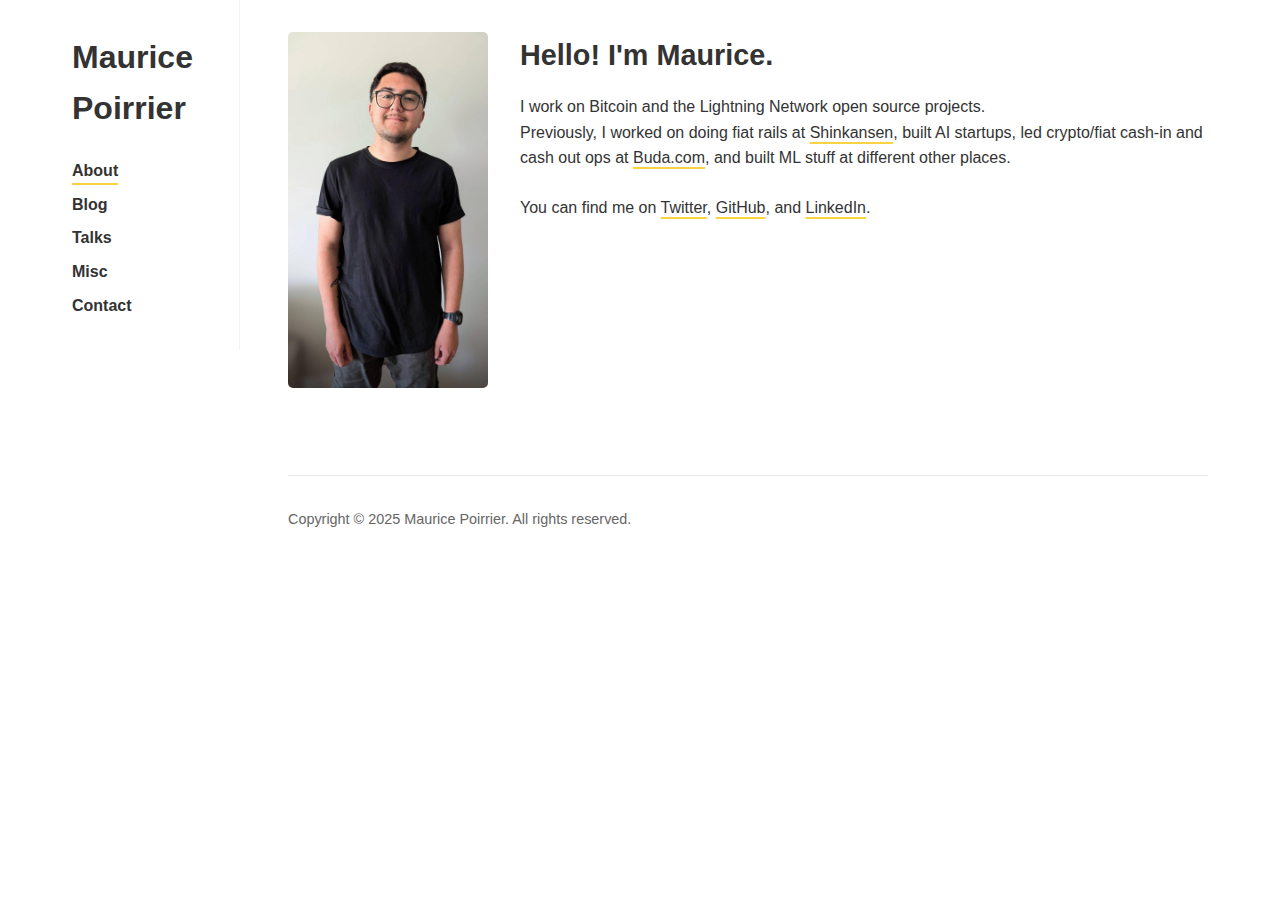
<file: index.html>
<!DOCTYPE html>
<html lang="en">

<head>
    <meta charset="UTF-8">
    <meta name="viewport" content="width=device-width, initial-scale=1.0">
    <title>Maurice Poirrier</title>
    <link rel="stylesheet" href="style.css">
    <meta http-equiv="refresh" content="0;url=about.html">
</head>

<body>
    <div class="container">
        <p>Redirecting to <a href="about.html">About page</a>...</p>
    </div>

    <script src="script.js"></script>
</body>

</html>
</file>
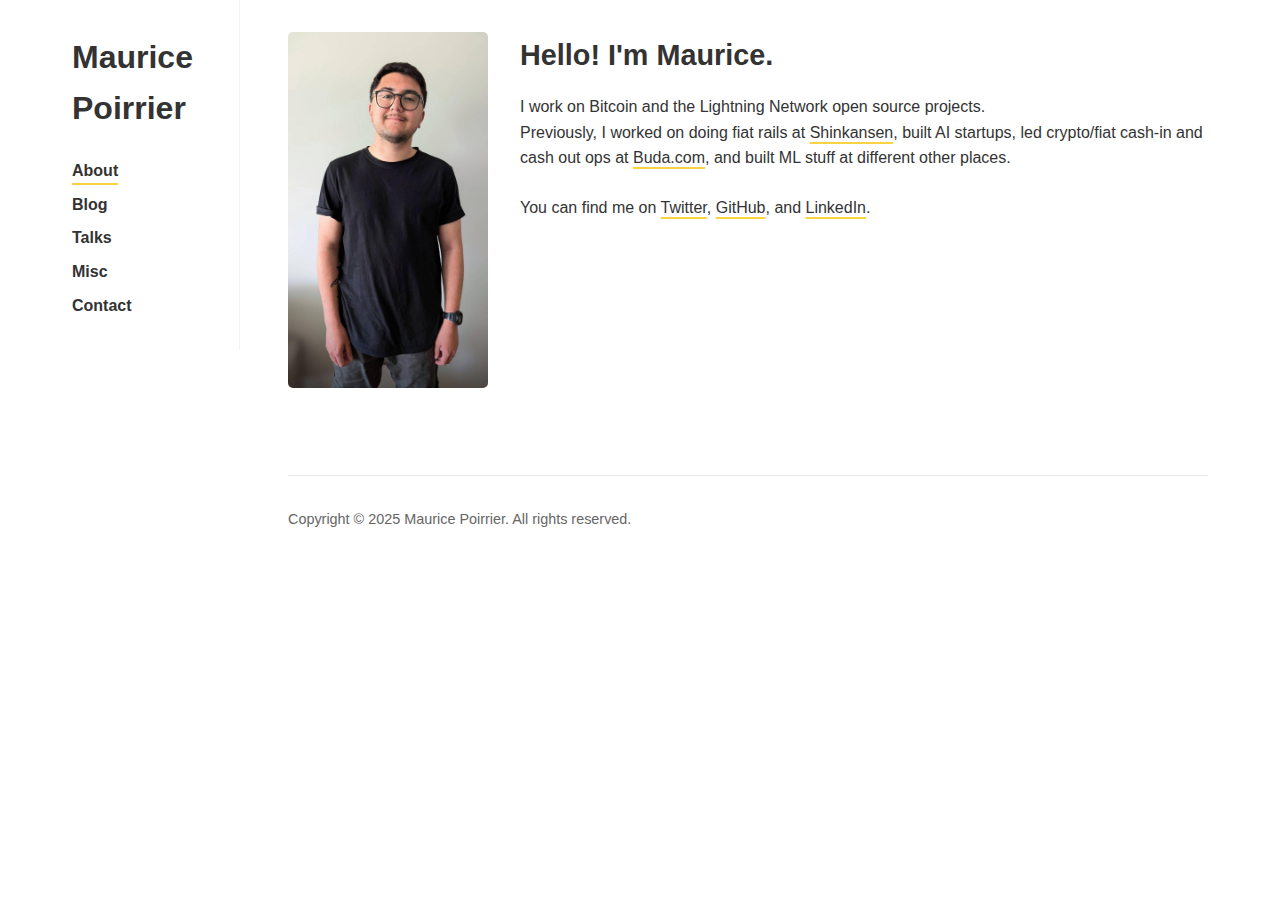
<file: about.html>
<!DOCTYPE html>
<html lang="en">

<head>
    <meta charset="UTF-8">
    <meta name="viewport" content="width=device-width, initial-scale=1.0">
    <title>About - Maurice Poirrier</title>
    <link rel="stylesheet" href="style.css">
</head>

<body>
    <div class="container">
        <div id="sidebar-container"></div>

        <main class="content">
            <section id="about" class="section">
                <div class="profile-image">
                    <img src="imgs/PXL_20241018_184946899.RAW-01.COVER~2.jpg" alt="Maurice Poirrier">
                </div>
                <div class="about-content">
                    <h2>Hello! I'm Maurice.</h2>
                    <p>I work on Bitcoin and the Lightning Network open source projects.</p>
                    <p>Previously, I worked on doing fiat rails at <a
                            href="https://www.shinkansen.finance">Shinkansen</a>, built AI startups,
                        led crypto/fiat cash-in and cash out ops at <a href="https://www.buda.com">Buda.com</a>, and
                        built ML stuff at different other places.</p>
                </div>

                <p>You can find me on <a href="https://x.com/mauricepoirrier">Twitter</a>, <a
                        href="https://github.com/a-mpch">GitHub</a>, and <a
                        href="http://linkedin.com/in/maurice-poirrier">LinkedIn</a>.
                </p>
            </section>

            <div id="footer-container"></div>
        </main>
    </div>

    <script src="components/sidebar.js"></script>
    <script src="components/footer.js"></script>
    <script src="script.js"></script>
</body>

</html>
</file>
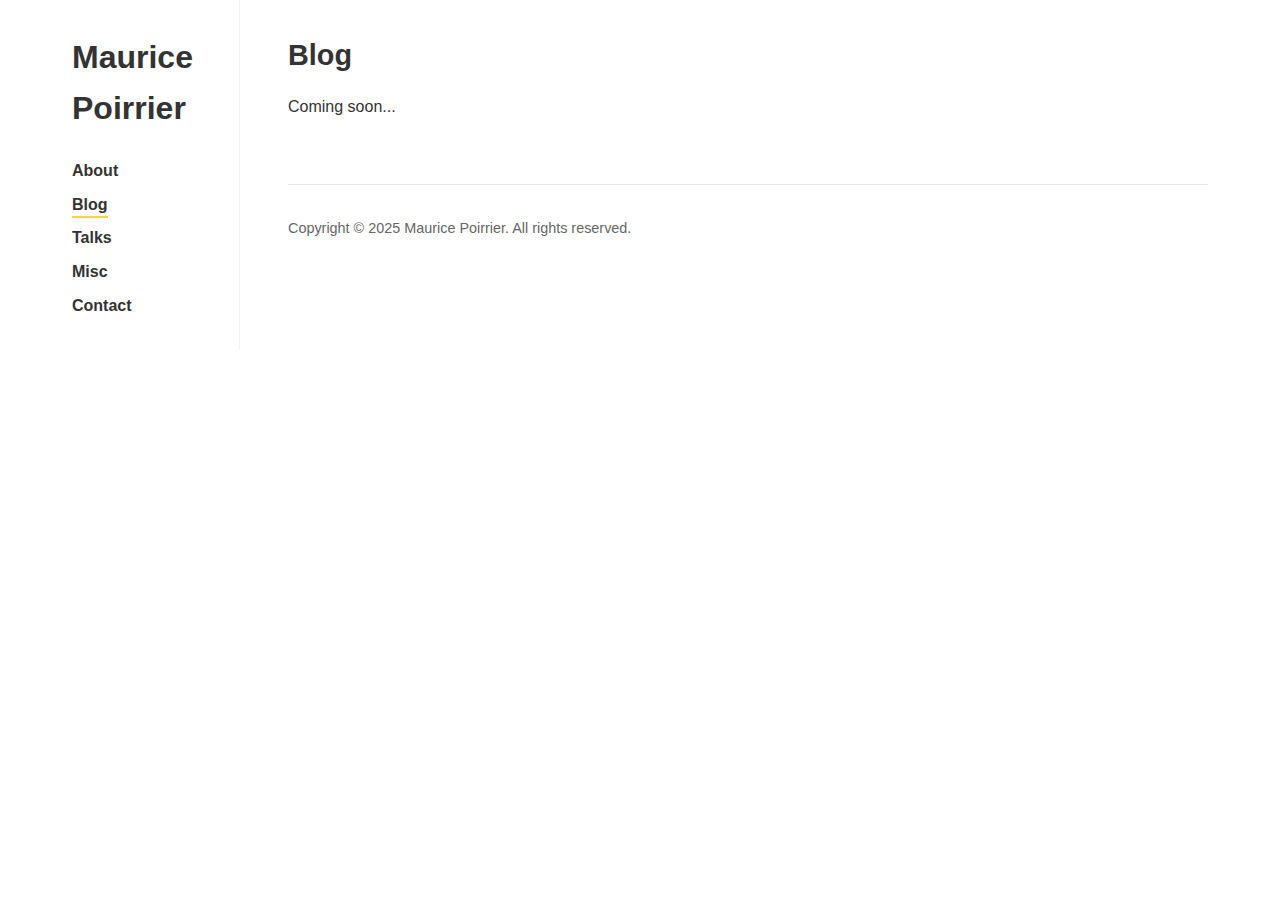
<file: blog.html>
<!DOCTYPE html>
<html lang="en">

<head>
    <meta charset="UTF-8">
    <meta name="viewport" content="width=device-width, initial-scale=1.0">
    <title>Blog - Maurice Poirrier</title>
    <link rel="stylesheet" href="style.css">
</head>

<body>
    <div class="container">
        <div id="sidebar-container"></div>

        <main class="content">
            <section id="blog" class="section">
                <h2>Blog</h2>
                <p>Coming soon...</p>
            </section>

            <div id="footer-container"></div>
        </main>
    </div>

    <script src="components/sidebar.js"></script>
    <script src="components/footer.js"></script>
    <script src="script.js"></script>
</body>

</html>
</file>
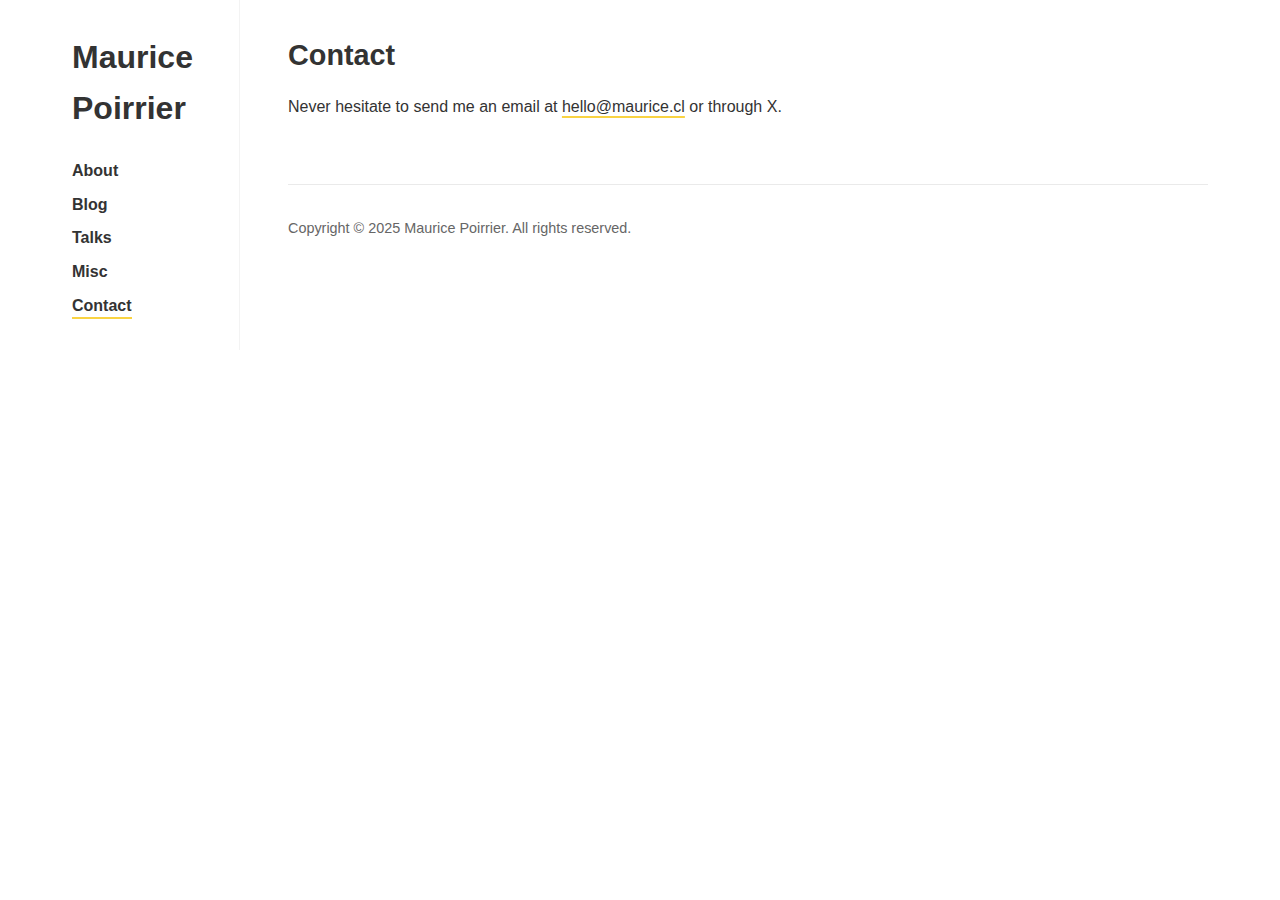
<file: contact.html>
<!DOCTYPE html>
<html lang="en">

<head>
    <meta charset="UTF-8">
    <meta name="viewport" content="width=device-width, initial-scale=1.0">
    <title>Contact - Maurice Poirrier</title>
    <link rel="stylesheet" href="style.css">
</head>

<body>
    <div class="container">
        <div id="sidebar-container"></div>

        <main class="content">
            <section id="contact" class="section">
                <h2>Contact</h2>
                <p>Never hesitate to send me an email at <a href="mailto:hello@maurice.cl">hello@maurice.cl</a> or
                    through X.
                </p>

            </section>

            <div id="footer-container"></div>
        </main>
    </div>

    <script src="components/sidebar.js"></script>
    <script src="components/footer.js"></script>
    <script src="script.js"></script>
</body>

</html>
</file>
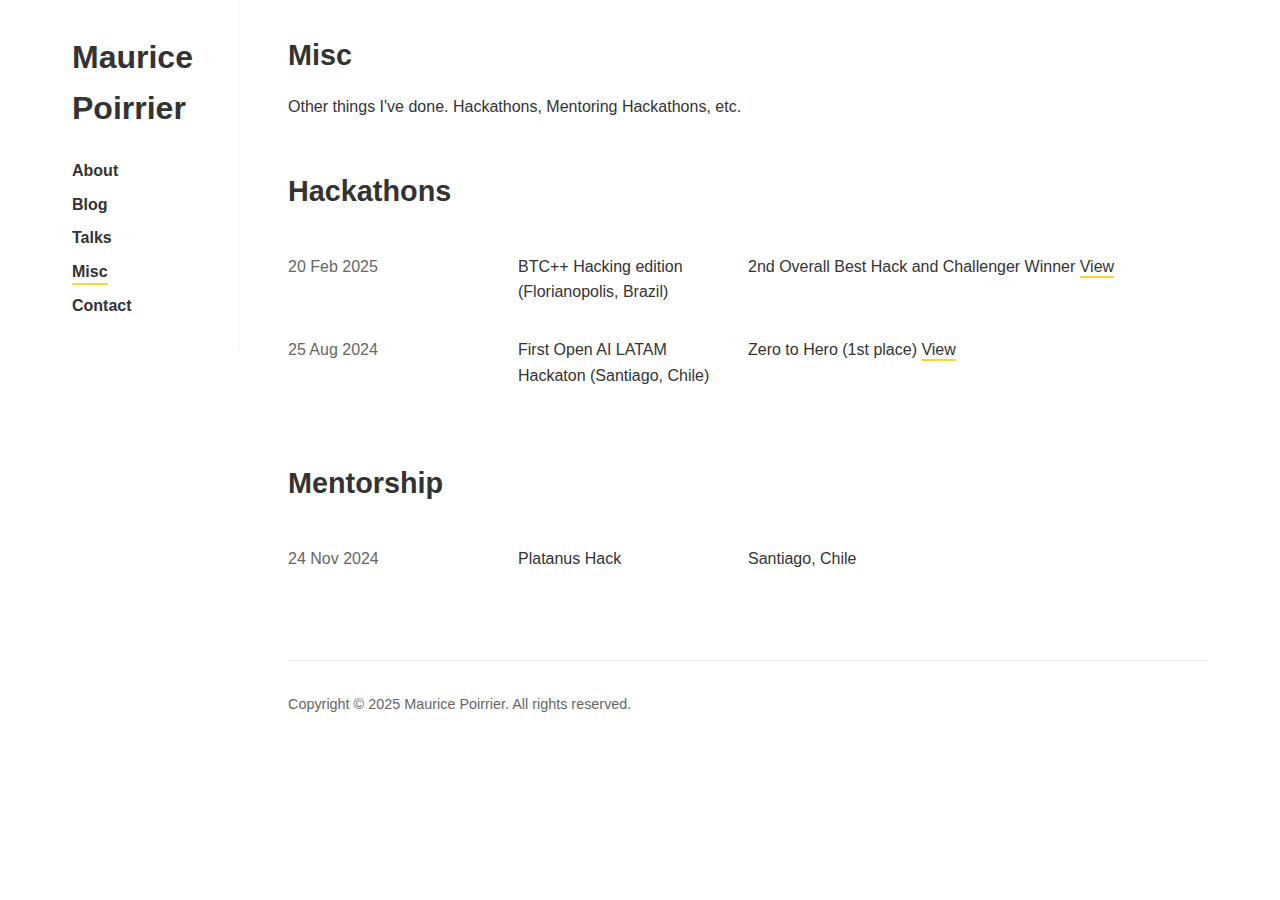
<file: misc.html>
<!DOCTYPE html>
<html lang="en">

<head>
    <meta charset="UTF-8">
    <meta name="viewport" content="width=device-width, initial-scale=1.0">
    <title>Misc - Maurice Poirrier</title>
    <link rel="stylesheet" href="style.css">
</head>

<body>
    <div class="container">
        <div id="sidebar-container"></div>

        <main class="content">
            <section id="misc" class="section">
                <h2>Misc</h2>
                <p>Other things I've done. Hackathons, Mentoring Hackathons, etc.</p>
            </section>



            <section id="hackathons" class="section">
                <h2>Hackathons</h2>
                <div class="talks-container">
                    <div class="talk-item">
                        <div class="talk-date">20 Feb 2025</div>
                        <div class="talk-venue">BTC++ Hacking edition (Florianopolis, Brazil)</div>
                        <div class="talk-title">
                            2nd Overall Best Hack and Challenger Winner
                            <a href="https://www.youtube.com/live/5Ty7eimij08?si=z8QvwsHk5Xn64O-g&t=11315"
                                target="_blank">View</a>
                        </div>
                    </div>
                    <div class="talk-item">
                        <div class="talk-date">25 Aug 2024</div>
                        <div class="talk-venue">First Open AI LATAM Hackaton (Santiago, Chile)</div>
                        <div class="talk-title">
                            Zero to Hero (1st place)
                            <a href="https://www.youtube.com/live/Sahi5AglDzE?si=XEvj9n2ztEe1uTvg&t=11888"
                                target="_blank">View</a>
                        </div>
                    </div>
                </div>
            </section>

            <section id="mentorship" class="section">
                <h2>Mentorship</h2>
                <div class="talks-container">
                    <div class="talk-item">
                        <div class="talk-date">24 Nov 2024</div>
                        <div class="talk-venue">Platanus Hack</div>
                        <div class="talk-title">
                            Santiago, Chile
                        </div>
                    </div>
                </div>
            </section>

            <div id="footer-container"></div>
        </main>
    </div>

    <script src="components/sidebar.js"></script>
    <script src="components/footer.js"></script>
    <script src="script.js"></script>
</body>

</html>
</file>
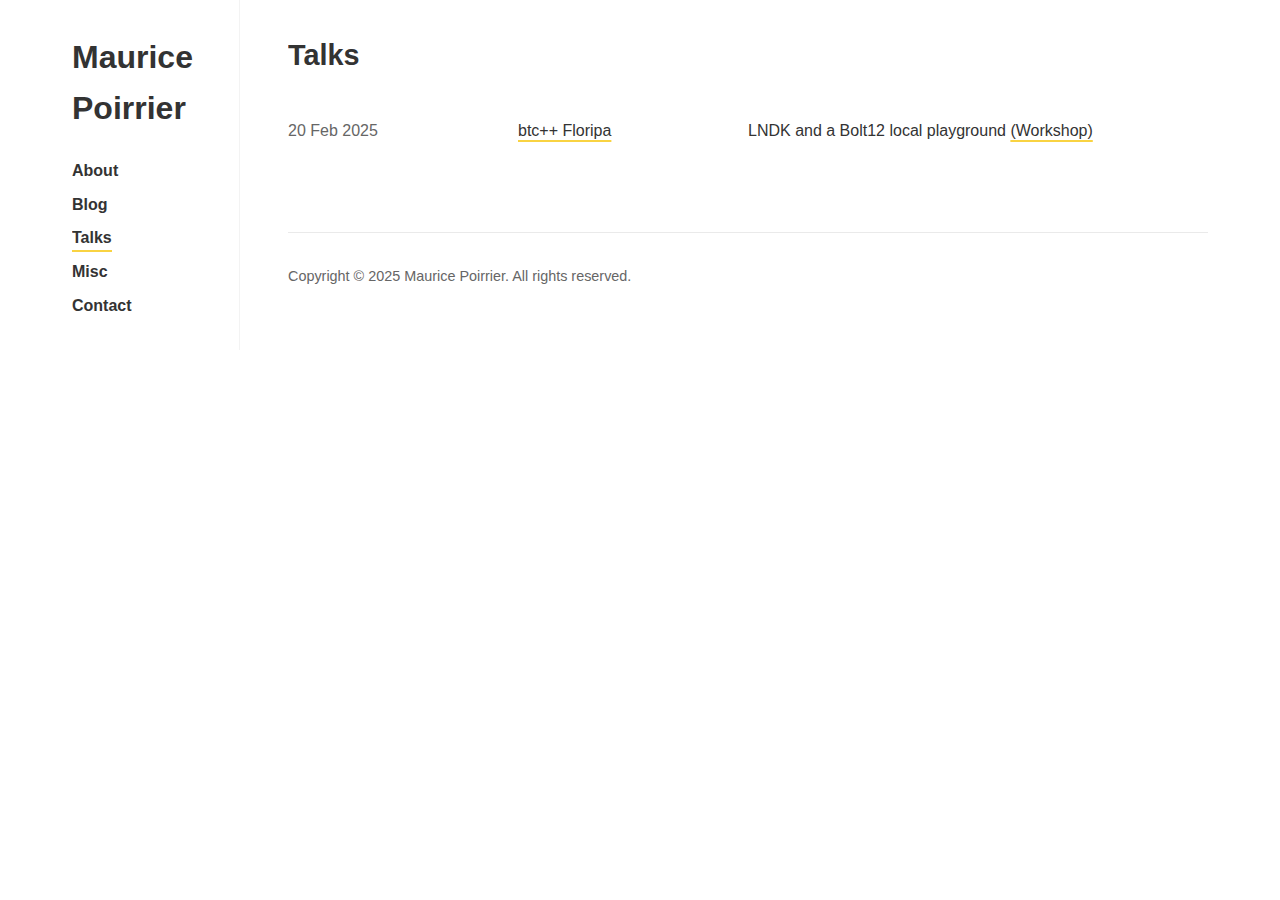
<file: talks.html>
<!DOCTYPE html>
<html lang="en">

<head>
    <meta charset="UTF-8">
    <meta name="viewport" content="width=device-width, initial-scale=1.0">
    <title>Talks - Maurice Poirrier</title>
    <link rel="stylesheet" href="style.css">
</head>

<body>
    <div class="container">
        <div id="sidebar-container"></div>

        <main class="content">
            <section id="talks" class="section">
                <h2>Talks</h2>
                <div class="talks-container">
                    <div class="talk-item">
                        <div class="talk-date">20 Feb 2025</div>
                        <div class="talk-venue"><a href="https://btcplusplus.dev/" target="_blank">btc++ Floripa</a>
                        </div>
                        <div class="talk-title">
                            LNDK and a Bolt12 local playground
                            <a href="https://gist.github.com/a-mpch/2909eb8a4a457233359ba64b98f69f0a"
                                target="_blank">(Workshop)</a>
                        </div>
                    </div>
                </div>
            </section>

            <div id="footer-container"></div>
        </main>
    </div>

    <script src="components/sidebar.js"></script>
    <script src="components/footer.js"></script>
    <script src="script.js"></script>
</body>

</html>
</file>
<file: style.css>
* {
    margin: 0;
    padding: 0;
    box-sizing: border-box;
    font-family: -apple-system, BlinkMacSystemFont, 'Segoe UI', Roboto, Oxygen, Ubuntu, Cantarell, 'Open Sans', 'Helvetica Neue', sans-serif;
}

body {
    line-height: 1.6;
    color: #333;
    background-color: #fff;
}

.container {
    display: flex;
    max-width: 1200px;
    margin: 0 auto;
    min-height: 100vh;
}

.sidebar {
    width: 200px;
    padding: 2rem 1rem 2rem 2rem;
    border-right: 1px solid #f3f3f3;
}

.sidebar h1 {
    font-size: 2rem;
    font-weight: bold;
    margin-bottom: 1.5rem;
}

nav ul {
    list-style: none;
    display: flex;
    flex-direction: column;
    gap: 0.5rem;
}

.active-page {
    border-bottom: 2px solid #f9d342 !important;
}

@media (max-width: 768px) {
    nav ul {
        flex-direction: row;
        flex-wrap: wrap;
        justify-content: flex-start;
    }
    
    nav ul li {
        width: 33.33%;
        margin-bottom: 0.5rem;
    }
}

nav a {
    text-decoration: none;
    color: #333;
    font-weight: 600;
    padding: 0.2rem 0;
    border-bottom: 2px solid transparent;
}

nav a:hover {
    border-bottom: 2px solid #f9d342;
}

.content {
    flex: 1;
    padding: 2rem;
    margin-left: 1rem;
}

.profile-image {
    float: left;
    margin-right: 2rem;
    margin-bottom: 1rem;
}

.profile-image img {
    width: 100%;
    max-width: 200px;
    border-radius: 5px;
}

.section {
    margin-bottom: 3rem;
}

#about {
    overflow: auto;
}

.about-content {
    margin-bottom: 1.5rem;
}

.about-content h2 {
    margin-bottom: 1rem;
}

.section h2 {
    margin-bottom: 1rem;
    font-size: 1.8rem;
}

a {
    color: #333;
    text-decoration: underline;
    text-decoration-color: #f9d342;
    text-decoration-thickness: 2px;
    text-underline-offset: 4px;
}

a:hover {
    text-decoration-color: #333;
}

footer {
    margin-top: 4rem;
    padding-top: 2rem;
    border-top: 1px solid #eaeaea;
    font-size: 0.9rem;
    color: #666;
}

/* Talks styling */
.talks-container {
    display: table;
    width: 100%;
    border-collapse: separate;
    border-spacing: 0 1rem;
}

.talk-item {
    display: table-row;
}

.talk-date, .talk-venue, .talk-title {
    display: table-cell;
    padding: 0.5rem 1rem 0.5rem 0;
    vertical-align: top;
}

.talk-date {
    white-space: nowrap;
    color: #666;
}

.talk-venue {
    width: 25%;
}

.talk-title {
    width: 50%;
}

/* Responsive adjustments */
@media (max-width: 768px) {
    .container {
        flex-direction: column;
    }
    
    .sidebar {
        width: 100%;
        border-right: none;
        border-bottom: 1px solid #f3f3f3;
        padding-bottom: 1rem;
    }
    
    .content {
        margin-left: 0;
    }
    
    .profile-image {
        float: none;
        margin-right: 0;
        margin-bottom: 1.5rem;
    }
}
</file>
